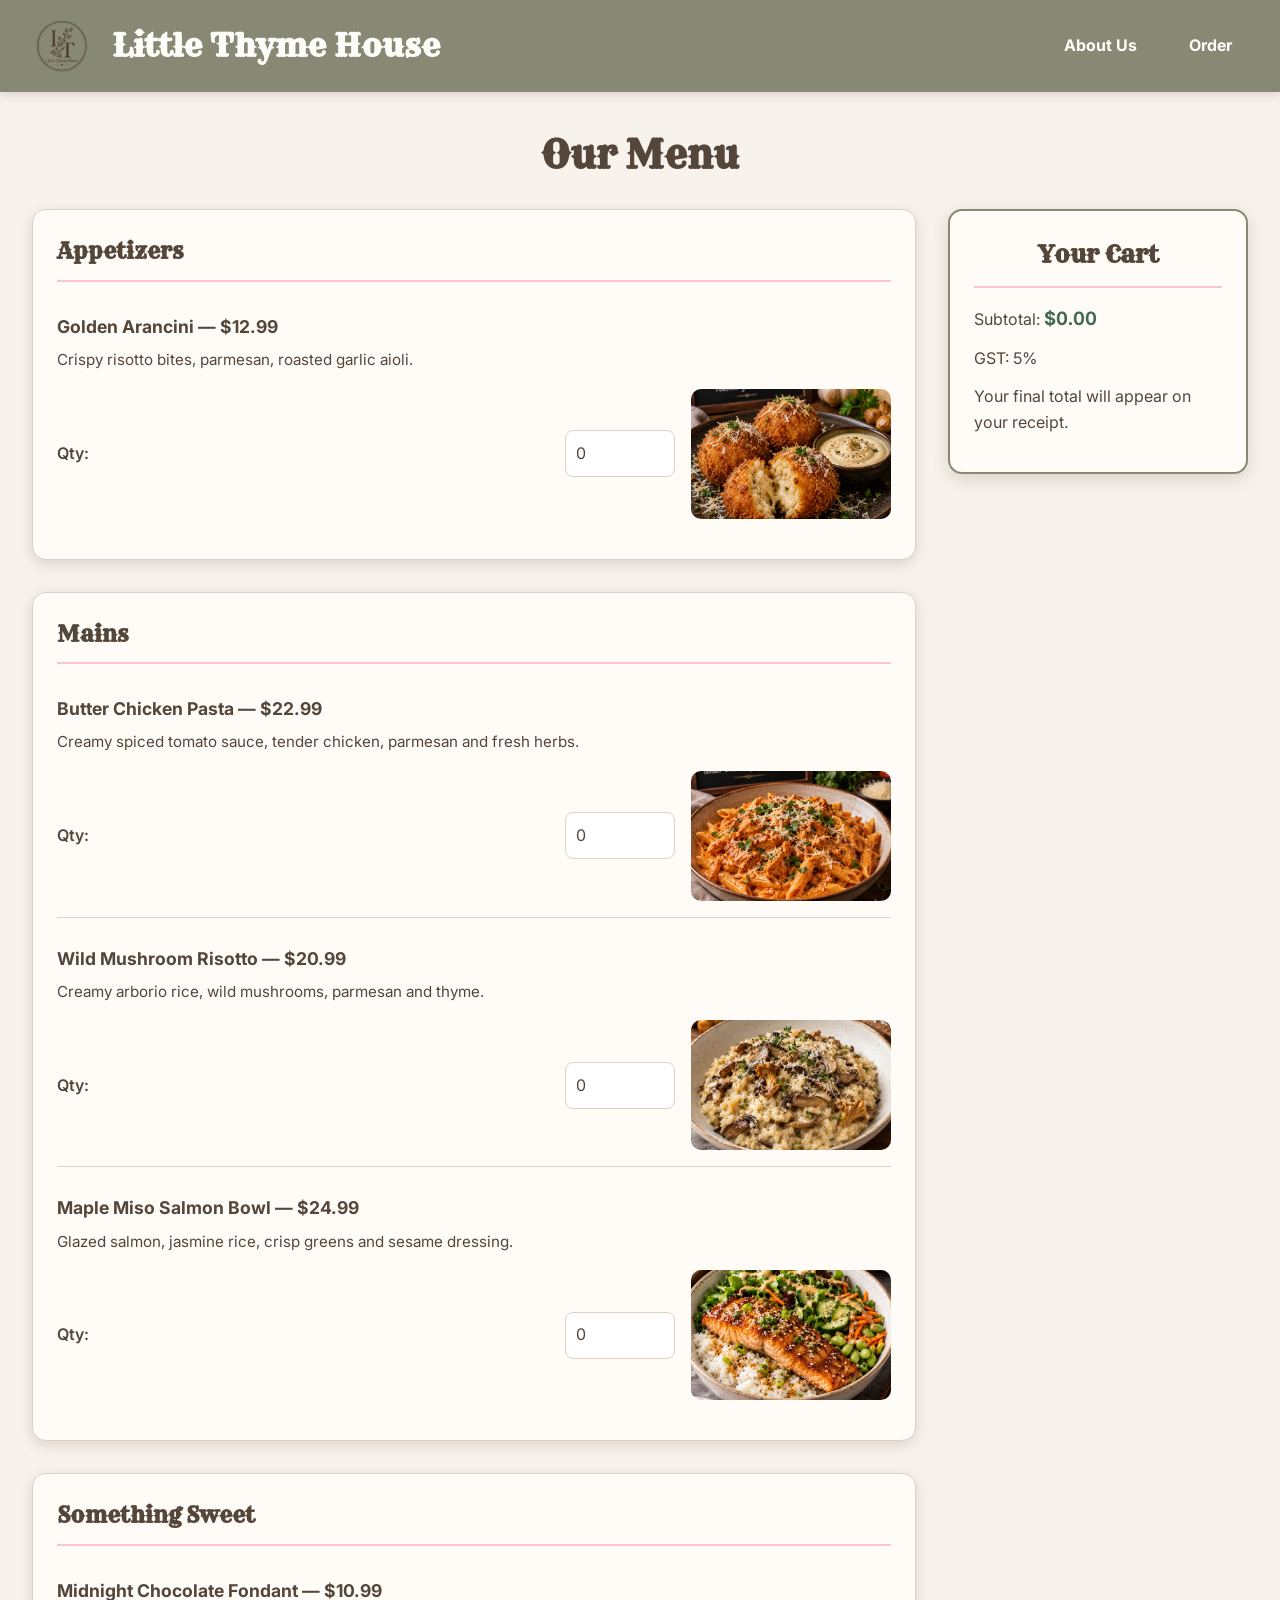
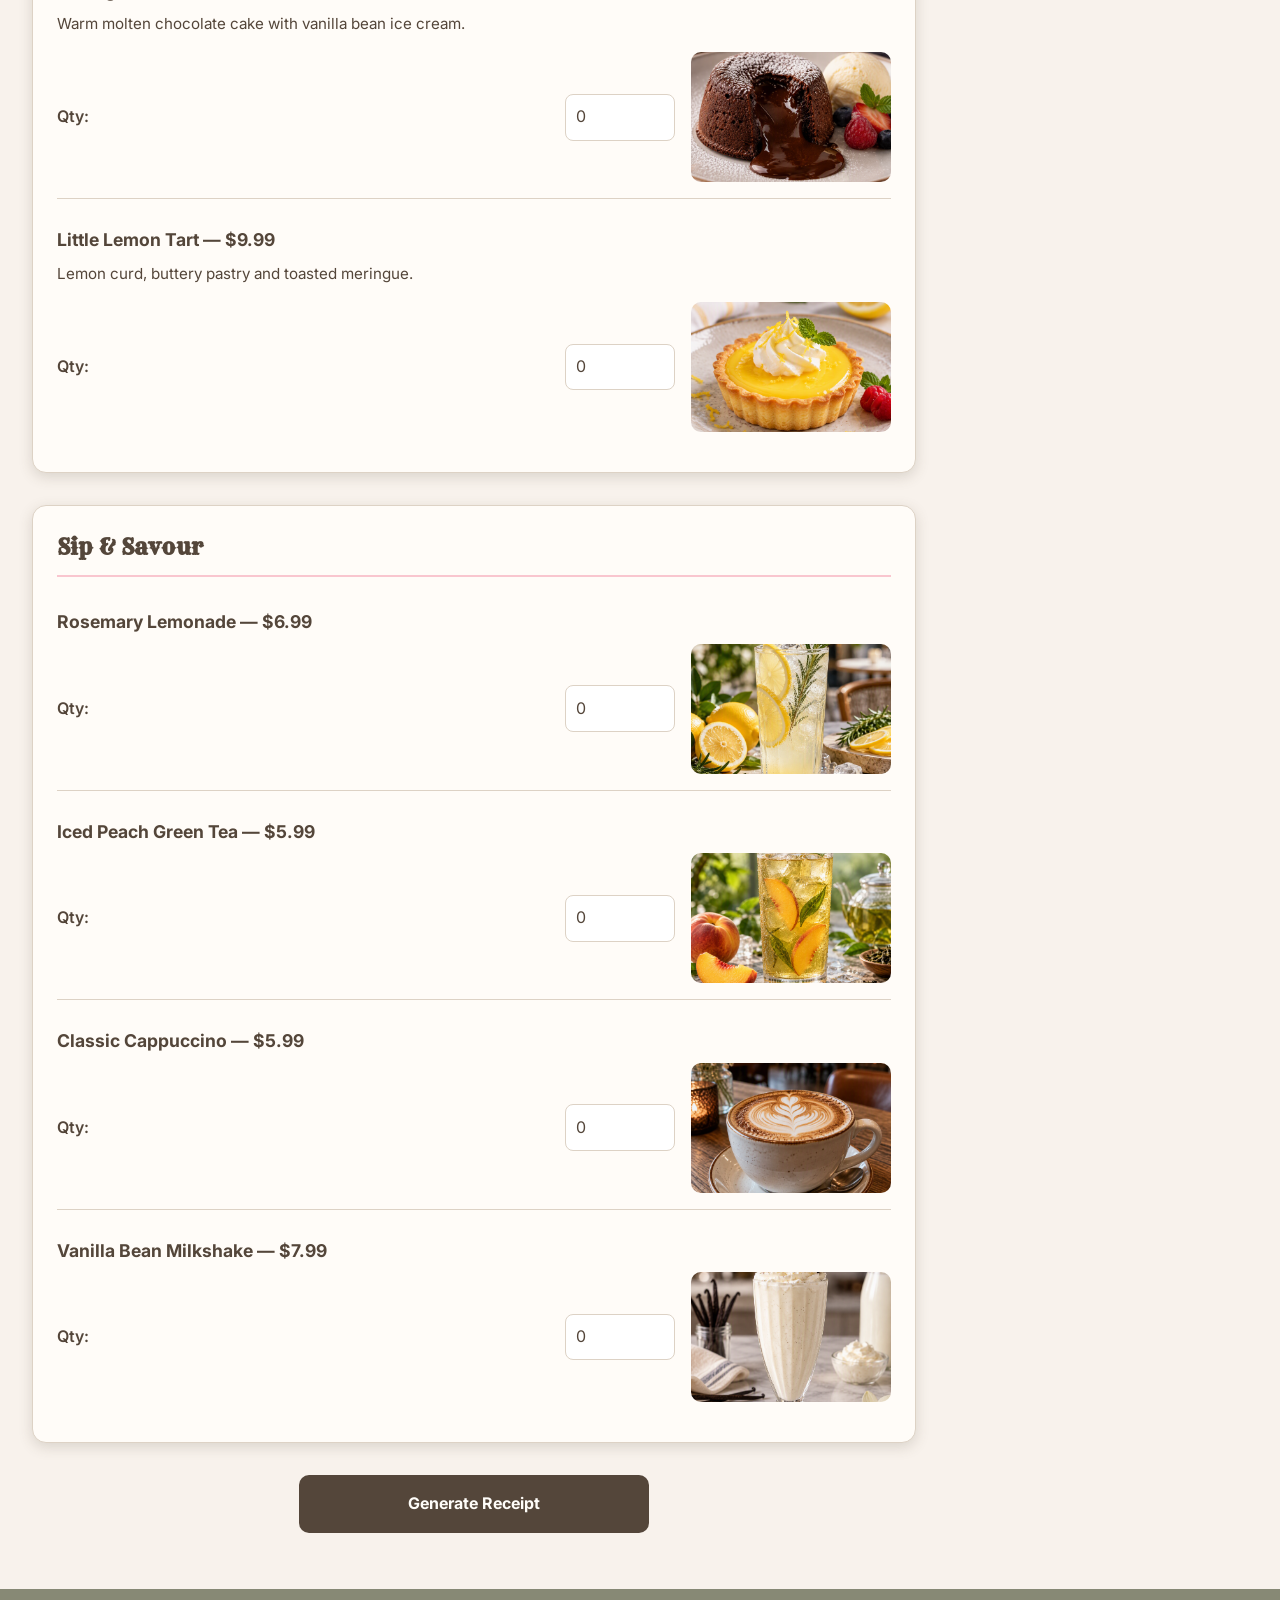
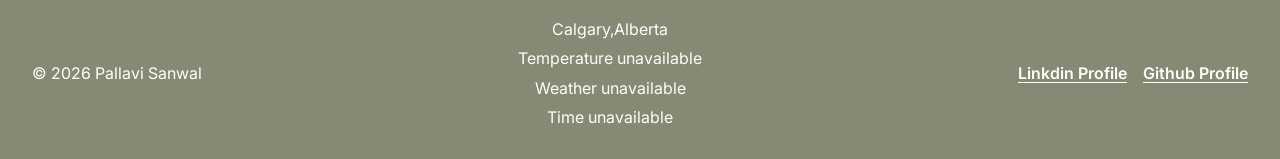
<file: order.html>
<!DOCTYPE html>
<html lang="en">
<head>
    <meta charset="UTF-8">
    <meta name="viewport" content="width=device-width, initial-scale=1.0">

    <title>Place an Order | Little Thyme House</title>

    <link rel="shortcut icon" href="favicon.png">
    <link rel="stylesheet" href="style.css">

    <link rel="preconnect" href="https://fonts.googleapis.com">
    <link rel="preconnect" href="https://fonts.gstatic.com" crossorigin>
    <link href="https://fonts.googleapis.com/css2?family=Rye&display=swap"
          rel="stylesheet">

    <link href="https://fonts.googleapis.com/css2?family=Inter:wght@400;500;600;700&display=swap"
          rel="stylesheet">

    <script src="./main.js" defer></script>
</head>

<body>

    <header>
        <nav>
            <section id="navBar">
                <img src="favicon.png"
                     alt="Little Thyme House logo"
                     id="navImage">

                <h1>Little Thyme House</h1>

                <a href="index.html" id="aboutUs">About Us</a>
                <a href="order.html" id="order">Order</a>
            </section>
        </nav>
    </header>

    <main class="orderPage">

        <h2>Our Menu</h2>

        <section class="mainPage">

            <div class="menueItems">

                <form id="orderForm">

                    <!-- APPETIZERS -->
                    <section class="appi">
                        <h3>Appetizers</h3>

                        <div class="menueItems" data-name="Golden Arancini">
                            <h4>Golden Arancini — $12.99</h4>

                            <p>Crispy risotto bites, parmesan, roasted garlic aioli.</p>

                            <div class="menueImages">
                                <label for="aranciniQty">Qty:</label>

                                <input type="number"
                                       id="aranciniQty"
                                       min="0"
                                       max="20"
                                       step="1"
                                       value="0"
                                       data-price="12.99"
                                       required>

                                <img src="goldenarsini.png"
                                     alt="Golden Arancini">
                            </div>
                        </div>
                    </section>

                    <!-- MAINS -->
                    <section class="mains">
                        <h3>Mains</h3>

                        <div class="menueItems" data-name="Butter Chicken Pasta">
                            <h4>Butter Chicken Pasta — $22.99</h4>

                            <p>Creamy spiced tomato sauce, tender chicken, parmesan and fresh herbs.</p>

                            <div class="menueImages">
                                <label for="pastaQty">Qty:</label>

                                <input type="number"
                                       id="pastaQty"
                                       min="0"
                                       max="20"
                                       step="1"
                                       value="0"
                                       data-price="22.99"
                                       required>

                                <img src="pasta.png"
                                     alt="Butter Chicken Pasta">
                            </div>
                        </div>

                        <div class="menueItems" data-name="Wild Mushroom Risotto">
                            <h4>Wild Mushroom Risotto — $20.99</h4>

                            <p>Creamy arborio rice, wild mushrooms, parmesan and thyme.</p>

                            <div class="menueImages">
                                <label for="risottoQty">Qty:</label>

                                <input type="number"
                                       id="risottoQty"
                                       min="0"
                                       max="20"
                                       step="1"
                                       value="0"
                                       data-price="20.99"
                                       required>

                                <img src="mushroomrissoto.png"
                                     alt="Wild Mushroom Risotto">
                            </div>
                        </div>

                        <div class="menueItems" data-name="Maple Miso Salmon Bowl">
                            <h4>Maple Miso Salmon Bowl — $24.99</h4>

                            <p>Glazed salmon, jasmine rice, crisp greens and sesame dressing.</p>

                            <div class="menueImages">
                                <label for="bowlQty">Qty:</label>

                                <input type="number"
                                       id="bowlQty"
                                       min="0"
                                       max="20"
                                       step="1"
                                       value="0"
                                       data-price="24.99"
                                       required>

                                <img src="salmon.png"
                                     alt="Maple Miso Salmon Bowl">
                            </div>
                        </div>
                    </section>

                    <!-- DESSERTS -->
                    <section class="sweets">
                        <h3>Something Sweet</h3>

                        <div class="menueItems" data-name="Midnight Chocolate Fondant">
                            <h4>Midnight Chocolate Fondant — $10.99</h4>

                            <p>Warm molten chocolate cake with vanilla bean ice cream.</p>

                            <div class="menueImages">
                                <label for="cakeQty">Qty:</label>

                                <input type="number"
                                       id="cakeQty"
                                       min="0"
                                       max="20"
                                       step="1"
                                       value="0"
                                       data-price="10.99"
                                       required>

                                <img src="chocolatedessert.png"
                                     alt="Midnight Chocolate Fondant">
                            </div>
                        </div>

                        <div class="menueItems" data-name="Little Lemon Tart">
                            <h4>Little Lemon Tart — $9.99</h4>

                            <p>Lemon curd, buttery pastry and toasted meringue.</p>

                            <div class="menueImages">
                                <label for="tartQty">Qty:</label>

                                <input type="number"
                                       id="tartQty"
                                       min="0"
                                       max="20"
                                       step="1"
                                       value="0"
                                       data-price="9.99"
                                       required>

                                <img src="lemontart.png"
                                     alt="Little Lemon Tart">
                            </div>
                        </div>
                    </section>

                    <!-- DRINKS -->
                    <section class="drinks">
                        <h3>Sip &amp; Savour</h3>

                        <div class="menueItems" data-name="Rosemary Lemonade">
                            <h4>Rosemary Lemonade — $6.99</h4>

                            <div class="menueImages">
                                <label for="drinkLemonade">Qty:</label>

                                <input type="number"
                                       id="drinkLemonade"
                                       min="0"
                                       max="20"
                                       step="1"
                                       value="0"
                                       data-price="6.99"
                                       required>

                                <img src="lemonade.png"
                                     alt="Rosemary Lemonade">
                            </div>
                        </div>

                        <div class="menueItems" data-name="Iced Peach Green Tea">
                            <h4>Iced Peach Green Tea — $5.99</h4>

                            <div class="menueImages">
                                <label for="drinkTea">Qty:</label>

                                <input type="number"
                                       id="drinkTea"
                                       min="0"
                                       max="20"
                                       step="1"
                                       value="0"
                                       data-price="5.99"
                                       required>

                                <img src="icedtea.png"
                                     alt="Iced Peach Green Tea">
                            </div>
                        </div>

                        <div class="menueItems" data-name="Classic Cappuccino">
                            <h4>Classic Cappuccino — $5.99</h4>

                            <div class="menueImages">
                                <label for="drinkCoffee">Qty:</label>

                                <input type="number"
                                       id="drinkCoffee"
                                       min="0"
                                       max="20"
                                       step="1"
                                       value="0"
                                       data-price="5.99"
                                       required>

                                <img src="coffe.png"
                                     alt="Classic Cappuccino">
                            </div>
                        </div>

                        <div class="menueItems" data-name="Vanilla Bean Milkshake">
                            <h4>Vanilla Bean Milkshake — $7.99</h4>

                            <div class="menueImages">
                                <label for="drinkMilkshake">Qty:</label>

                                <input type="number"
                                       id="drinkMilkshake"
                                       min="0"
                                       max="20"
                                       step="1"
                                       value="0"
                                       data-price="7.99"
                                       required>

                                <img src="milkshake.png"
                                     alt="Vanilla Bean Milkshake">
                            </div>
                        </div>
                    </section>

                    <!-- SUBMIT AND RECEIPT -->
                    <button type="submit">Generate Receipt</button>

                    <section id="receipt" aria-live="polite"></section>

                </form>
            </div>
            

            <!-- CART -->
            <aside class="cart">
                <h2>Your Cart</h2>

                <p>
                    Subtotal:
                    <span class="liveTotal">$0.00</span>
                </p>

                <p>GST: 5%</p>
                <p>Your final total will appear on your receipt.</p>
            </aside>

        </section>
    </main>

        <footer>
        
            <div id="copyright">
                © 2026 Pallavi Sanwal
            </div>
            <div id="weatherForecast">

                <p> Calgary,Alberta</p>
                <p id="temp">..temp</p>
                <p id="weather">..weather</p>
                <p id="time"></p>
             
            </div>
            <div id="profile">
              <a href="https://www.linkedin.com/in/pallavi-sanwal-133840439/" target="_blank">Linkdin Profile</a>
              <a href="https://github.com/PallaviSanwal99" target="_blank"> Github Profile</a>
                
            </div>
        
    </footer>
    </footer>

</body>
</html>
</file>
<file: style.css>
/* LITTLE THYME HOUSE - MAIN STYLESHEET */


/* 1. COLOURS AND GLOBAL SETTINGS */

:root {
    --primarytext-color: #54463A;
    --primaryback-color: #878975;
    --secondary-color: #54463A;
    --secondarytext-color: #FFFDF9;
    --accent-color: #F9C6CF;
    --background-color: #F8F2EC;
    --card-color: #FFFCF8;
    --shadow-color: rgba(84, 70, 58, 0.18);
    --border-color: #DDD2C5;
    --success-color: #426B50;
    --error-color: #A33131;
}

* {
    box-sizing: border-box;
}

html {
    scroll-behavior: smooth;
    width: 100%;
    height: fit-content;
}

body {
    margin: 0;
    min-height: fit-content;
    display: flex;
    flex-direction: column;
    font-family: "Inter", sans-serif;
    color: var(--primarytext-color);
    background-color: var(--background-color);
    line-height: 1.6;
}

img {
    display: block;
    max-width: 100%;
}

a {
    color: inherit;
}

button,
input {
    font: inherit;
}

button,
a,
input {
    -webkit-tap-highlight-color: transparent;
}

main {
    flex: 1;
    width: 100%;
    padding: 2rem;
}

h1,
h2,
h3 {
    color: var(--primarytext-color);
}

h1,
#navBar h1 {
    font-family: "Rye", serif;
}

h2 {
    margin-top: 0;
    text-align: center;
}

p {
    overflow-wrap: anywhere;
}



   /* HEADER AND NAVIGATION */
   

header {
    width: 100%;
    background-color: var(--primaryback-color);
    box-shadow: 0 3px 10px var(--shadow-color);
}

nav {
    width: 100%;
}

#navBar {
    width: 100%;
    min-height: 90px;
    padding: 1rem 2rem;
    display: flex;
    align-items: center;
    justify-content: space-between;
    gap: 1.25rem;
    flex-wrap: wrap;
}

#navImage {
    width: 60px;
    height: 60px;
    object-fit: contain;
    border-radius: 50%;
}

#navBar h1 {
    color: var(--secondarytext-color);
    font-size: clamp(1.25rem, 2.5vw, 2rem);
    margin: 0;
    flex: 1;
}

#navBar a {
    color: var(--secondarytext-color);
    text-decoration: none;
    font-weight: 700;
    padding: 0.65rem 1rem;
    border-radius: 8px;
    transition: background-color 0.2s ease,
                color 0.2s ease;
}

#navBar a:hover,
#navBar a:focus-visible {
    background-color: var(--accent-color);
    color: var(--primarytext-color);
    outline: none;
}


/* General homepage sections */

#about,
.about,
.homeContent {
    max-width: 1100px;
    margin: 0 auto;
    padding: 2rem 1rem;
}

#about h2,
.about h2,
.homeContent h2 {
    font-family: "Rye", serif;
    margin-bottom: 1rem;
}

/* Homepage image carousel */

.imageCarousel {
    width: 100%;
    max-width: 1000px;
    margin: 1.5rem auto 2rem;
    padding: 1rem;
    background-color: var(--card-color);
    border: 1px solid var(--border-color);
    border-radius: 16px;
    box-shadow: 0 5px 18px var(--shadow-color);
    text-align: center;
}

#carousel {
    width: 100%;
    height: clamp(220px, 48vw, 520px);
    object-fit: contain;
    background-color: #EEE6DD;
    border-radius: 12px;
}

.buttons {
    display: flex;
    align-items: center;
    justify-content: center;
    flex-wrap: wrap;
    gap: 0.75rem;
    margin-top: 1rem;
}

.buttons button,
#prev,
#pause,
#next {
    border: none;
    border-radius: 8px;
    padding: 0.7rem 1.2rem;
    background-color: var(--secondary-color);
    color: var(--secondarytext-color);
    font-weight: 600;
    cursor: pointer;
    transition: background-color 0.2s ease,
                transform 0.2s ease;
}

.buttons button:hover,
#prev:hover,
#pause:hover,
#next:hover {
    background-color: var(--primaryback-color);
    transform: translateY(-2px);
}

#imageCounter {
    margin: 0.75rem 0 0;
    font-weight: 600;
}

/* ORDER PAGE */
  

.orderPage {
    max-width: 1500px;
    margin: 0 auto;
    padding: 2rem;
}

.orderPage > h2 {
    font-family: "Rye", serif;
    font-size: clamp(1.8rem, 3vw, 2.6rem);
    margin: 0 0 1.5rem;
}

/* Menu on left, cart on right */

.mainPage {
    display: grid;
    grid-template-columns: minmax(0, 1fr) 300px;
    align-items: start;
    gap: 2rem;
    width: 100%;
}

/* The menu/form column */

.mainPage > .menueItems {
    min-width: 0;
    width: 100%;
}

#orderForm {
    width: 100%;
    min-width: 0;
}

/* Menu category cards */

.appi,
.mains,
.sweets,
.drinks {
    width: 100%;
    margin-bottom: 2rem;
    padding: 1.5rem;
    background-color: var(--card-color);
    border: 1px solid var(--border-color);
    border-radius: 14px;
    box-shadow: 0 4px 14px var(--shadow-color);
}

.appi > h3,
.mains > h3,
.sweets > h3,
.drinks > h3 {
    font-family: "Rye", serif;
    font-size: 1.4rem;
    padding-bottom: 0.6rem;
    margin: 0 0 1rem;
    border-bottom: 2px solid var(--accent-color);
}

/* Individual menu items */

.menueItems .menueItems {
    min-width: 0;
    padding: 1rem 0;
    margin-bottom: 0.75rem;
    border-bottom: 1px solid var(--border-color);
}

.menueItems .menueItems:last-child {
    border-bottom: none;
    margin-bottom: 0;
}

.menueItems h4 {
    margin: 0 0 0.5rem;
    font-size: 1.1rem;
    line-height: 1.5;
}

.menueItems p {
    margin: 0 0 1rem;
    font-size: 0.95rem;
}

/* Quantity controls and food images */

.menueImages {
    display: grid;
    grid-template-columns: auto minmax(80px, 110px) minmax(120px, 200px);
    align-items: center;
    gap: 1rem;
}

.menueImages label {
    font-weight: 600;
}

.menueImages input[type="number"] {
    width: 100%;
    min-width: 0;
    padding: 0.6rem;
    border: 1px solid var(--border-color);
    border-radius: 8px;
    background-color: #FFFFFF;
    color: var(--primarytext-color);
}

.menueImages input[type="number"]:focus-visible {
    outline: 3px solid var(--accent-color);
    outline-offset: 2px;
}

.menueImages img {
    width: 100%;
    height: 130px;
    object-fit: cover;
    border-radius: 10px;
    background-color: #EEE6DD;
}

 /* LIVE CART */
 

.cart {
    width: 100%;
    min-width: 0;
    position: sticky;
    top: 1rem;
    align-self: start;
    padding: 1.5rem;
    background-color: var(--card-color);
    border: 2px solid var(--primaryback-color);
    border-radius: 14px;
    box-shadow: 0 5px 18px var(--shadow-color);
    overflow-wrap: anywhere;
}

.cart h2 {
    font-family: "Rye", serif;
    font-size: 1.5rem;
    padding-bottom: 0.75rem;
    margin: 0 0 1rem;
    border-bottom: 2px solid var(--accent-color);
}

.cart p {
    margin: 0.8rem 0;
}

.liveTotal {
    color: var(--success-color);
    font-size: 1.15rem;
    font-weight: 700;
    font-variant-numeric: tabular-nums;
}

 /* GENERATE RECEIPT BUTTON */


#orderForm button[type="submit"] {
    display: block;
    width: 100%;
    max-width: 350px;
    margin: 1.5rem auto;
    padding: 1rem 1.5rem;
    border: none;
    border-radius: 10px;
    background-color: var(--secondary-color);
    color: var(--secondarytext-color);
    font-size: 1rem;
    font-weight: 700;
    cursor: pointer;
    transition: background-color 0.2s ease,
                transform 0.2s ease;
}

#orderForm button[type="submit"]:hover {
    background-color: var(--primaryback-color);
    transform: translateY(-2px);
}

#orderForm button[type="submit"]:focus-visible {
    outline: 3px solid var(--accent-color);
    outline-offset: 3px;
}

/* RECEIPT AND VALIDATION MESSAGES */
 

#receipt {
    width: 100%;
    min-width: 0;
    margin-top: 1.5rem;
    overflow-wrap: anywhere;
}

#receipt:empty {
    display: none;
}

#receipt:not(:empty) {
    padding: 1.5rem;
    border: 2px solid var(--primaryback-color);
    border-radius: 12px;
    background-color: #FFFFFF;
    box-shadow: 0 4px 14px var(--shadow-color);
}

#receipt h2 {
    font-family: "Rye", serif;
    text-align: left;
    margin: 0 0 1rem;
}

#receipt h3 {
    margin-top: 1rem;
    padding-top: 1rem;
    border-top: 2px solid var(--border-color);
}

#receipt p {
    margin: 0.5rem 0;
}

#receipt small {
    display: block;
    margin-bottom: 0.75rem;
    color: #6B6259;
}

.error,
.error-message,
.validationError {
    color: var(--error-color);
    font-weight: 700;
}

 /* FOOTER */
  

footer {
    width: 100%;
    margin-top: auto;
    padding: 1.5rem 2rem;
    display: flex;
    justify-content: space-between;
    align-items: center;
    flex-wrap: wrap;
    gap: 1.5rem;
    background-color: var(--primaryback-color);
    color: var(--secondarytext-color);
}

footer p {
    margin: 0.25rem 0;
}

#copyright,
#weatherForecast,
#profile {
    min-width: 0;
}

#copyright p {
    font-weight: 600;
}

#weatherForecast {
    text-align: center;
}

#weatherForecast p {
    overflow-wrap: anywhere;
}

#profile {
    display: flex;
    align-items: center;
    flex-wrap: wrap;
    gap: 1rem;
}

#profile a {
    color: var(--secondarytext-color);
    font-weight: 600;
    text-decoration: underline;
    text-underline-offset: 3px;
}

#profile a:hover,
#profile a:focus-visible {
    color: var(--accent-color);
}

/* TABLET RESPONSIVE LAYOUT */

@media screen and (max-width: 900px) {

    main {
        padding: 1.5rem;
    }

    .orderPage {
        padding: 1.5rem;
    }

    .mainPage {
        grid-template-columns: minmax(0, 1fr) 260px;
        gap: 1.25rem;
    }

    .appi,
    .mains,
    .sweets,
    .drinks {
        padding: 1.2rem;
    }

    .menueImages {
        grid-template-columns: auto minmax(70px, 90px) minmax(100px, 160px);
        gap: 0.75rem;
    }

    .menueImages img {
        height: 110px;
    }

    footer {
        padding: 1.5rem;
    }
}


 /* MOBILE RESPONSIVE LAYOUT */


@media screen and (max-width: 700px) {

    #navBar {
        justify-content: center;
        padding: 1rem;
        gap: 0.75rem;
    }

    #navImage {
        width: 48px;
        height: 48px;
    }

    #navBar h1 {
        flex: 1 1 calc(100% - 70px);
        text-align: center;
        font-size: 1.35rem;
    }

    #navBar a {
        padding: 0.55rem 0.9rem;
    }

    main {
        padding: 1rem;
    }

    .orderPage {
        padding: 1rem;
    }

    /* Putting the cart above the menu on mobile */

    .mainPage {
        display: flex;
        flex-direction: column;
        gap: 1.5rem;
    }

    .mainPage > .cart {
        order: -1;
        position: static;
        max-height: none;
    }

    .mainPage > .menueItems {
        order: 1;
        width: 100%;
    }

    .cart {
        padding: 1.25rem;
    }

    .appi,
    .mains,
    .sweets,
    .drinks {
        padding: 1rem;
        margin-bottom: 1.25rem;
    }

    .menueImages {
        grid-template-columns: auto minmax(75px, 100px);
        gap: 0.75rem;
    }

    .menueImages img {
        grid-column: 1 / -1;
        width: 100%;
        height: 200px;
        object-fit: cover;
    }

    #carousel {
        height: 300px;
    }

    footer {
        flex-direction: column;
        text-align: center;
        padding: 1.5rem 1rem;
        gap: 1rem;
    }

    #profile {
        justify-content: center;
    }
}


/* SMALL PHONE SCREENS */
  

@media screen and (max-width: 400px) {

    #navBar {
        gap: 0.5rem;
    }

    #navBar h1 {
        font-size: 1.1rem;
    }

    #navBar a {
        font-size: 0.9rem;
        padding: 0.5rem 0.7rem;
    }

    .orderPage {
        padding: 0.75rem;
    }

    .orderPage > h2 {
        font-size: 1.6rem;
    }

    .appi,
    .mains,
    .sweets,
    .drinks,
    .cart {
        padding: 0.85rem;
    }

    .menueItems h4 {
        font-size: 1rem;
    }

    .menueImages img {
        height: 160px;
    }

    #orderForm button[type="submit"] {
        padding: 0.85rem;
    }

    #receipt:not(:empty) {
        padding: 1rem;
    }

    #carousel {
        height: 220px;
    }
}
</file>
